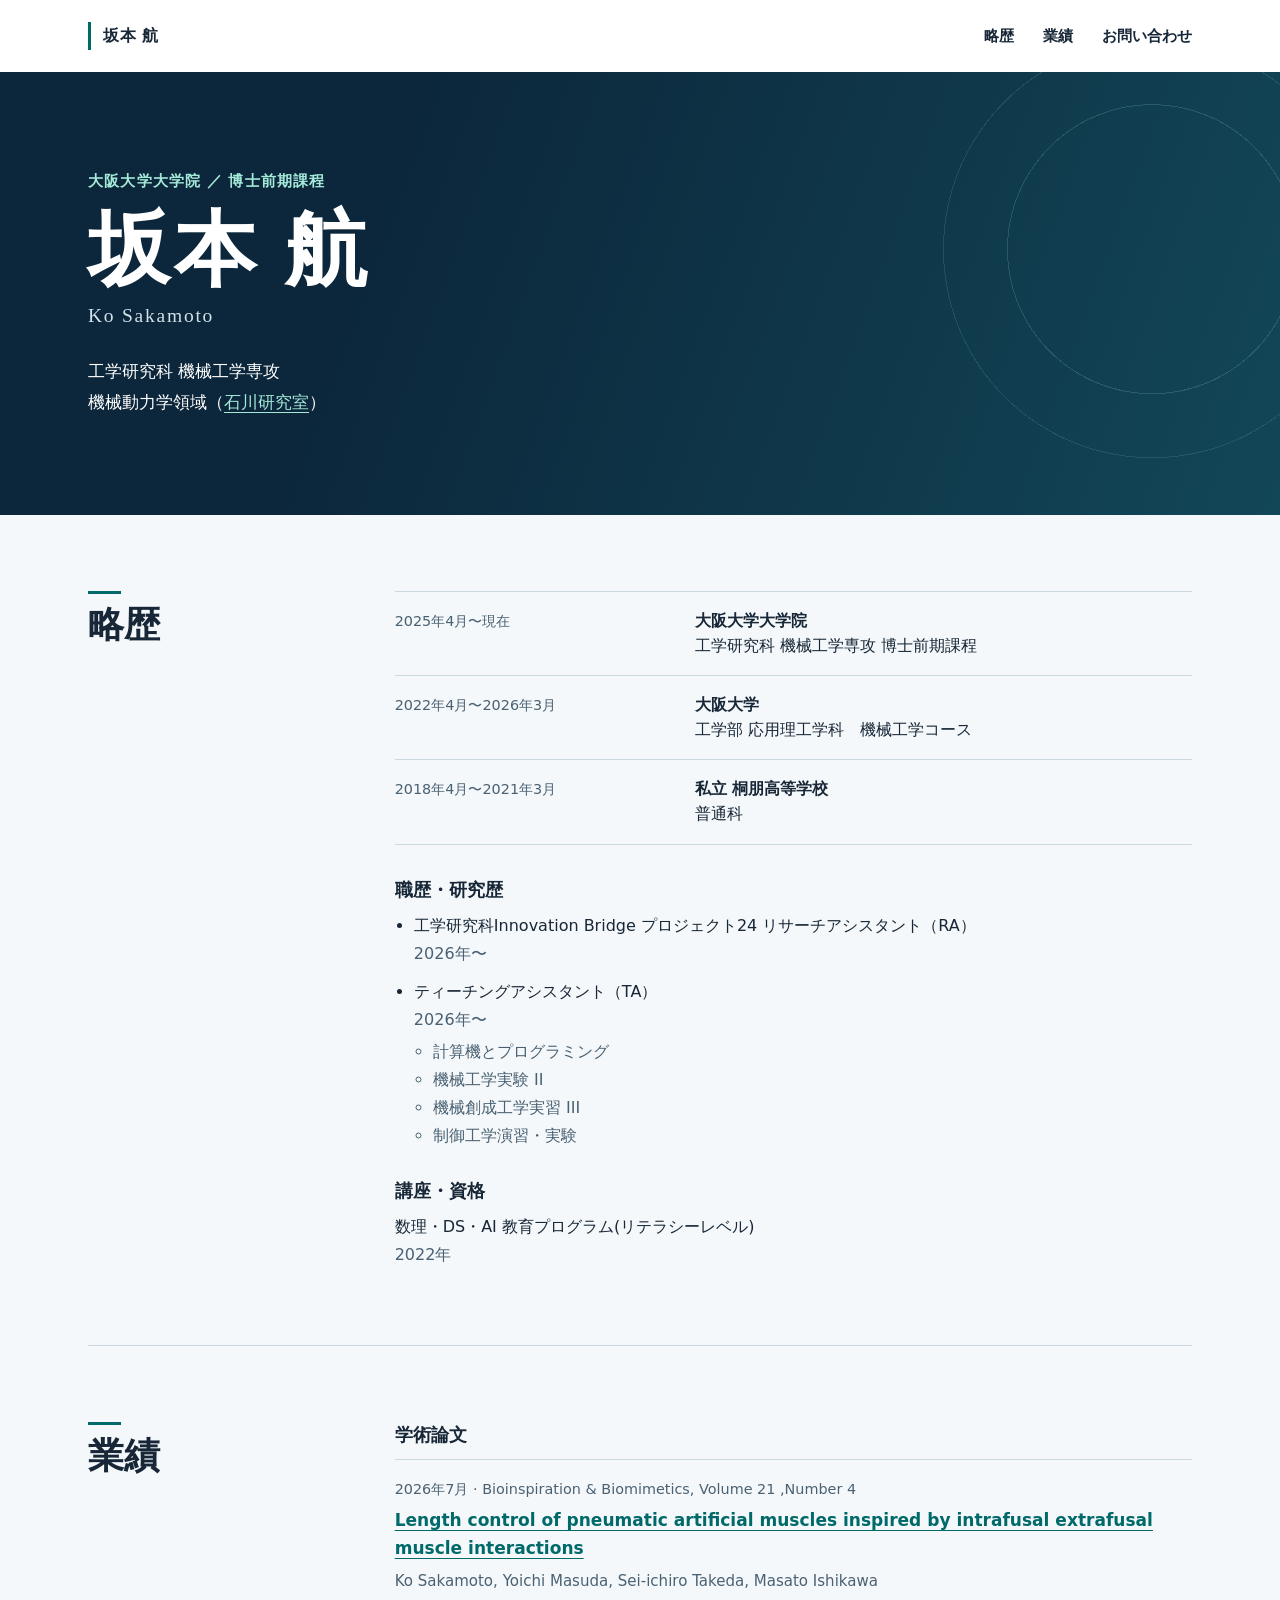
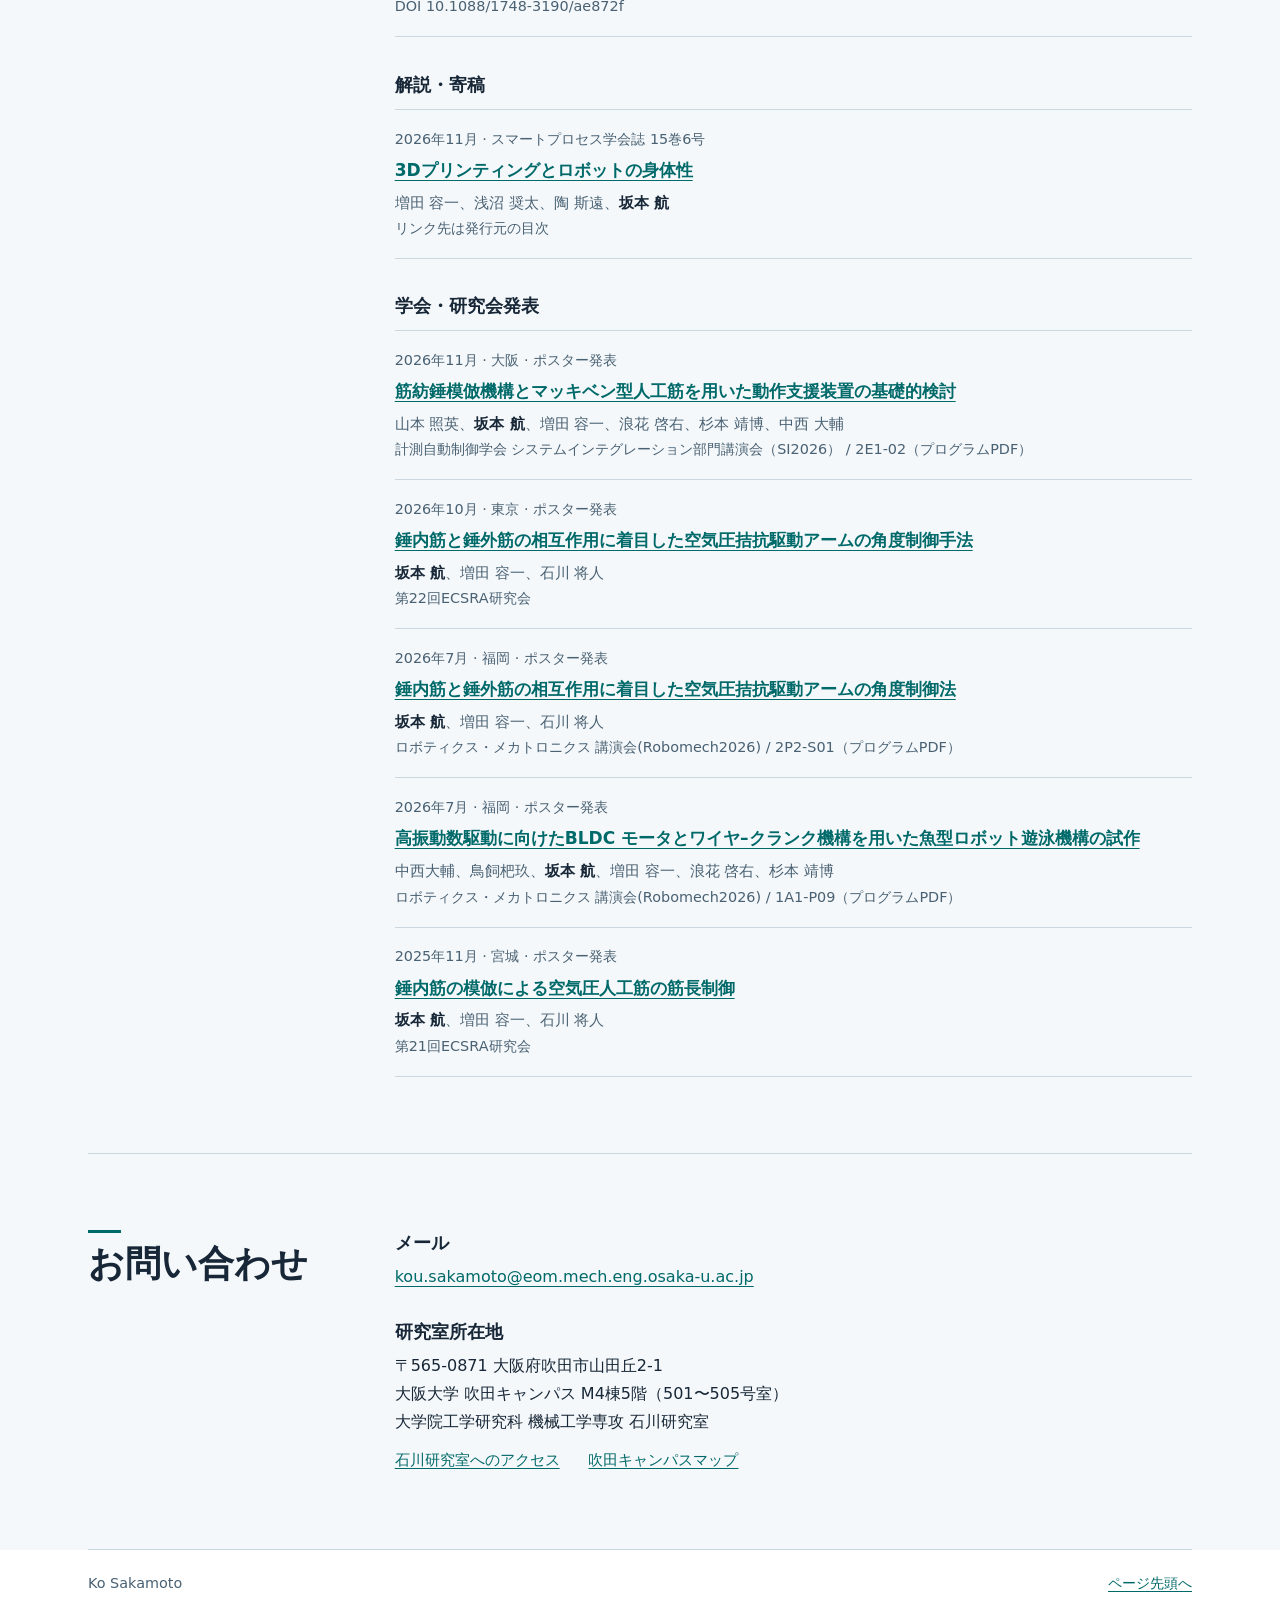
<file: index.html>
<!doctype html>
<html lang="ja">
<head>
  <meta charset="utf-8">
  <meta name="viewport" content="width=device-width, initial-scale=1">
  <meta name="description" content="大阪大学大学院 工学研究科 機械工学専攻・石川研究室に所属する浅沼奨太のホームページ。略歴、業績、お問い合わせ先。">
  <title>坂本 航 | 大阪大学 石川研究室</title>
  <link rel="stylesheet" href="styles.css">
</head>
<body id="top">
  <a class="skip-link" href="#main">本文へ移動</a>
  <header class="site-header">
    <div class="wrap site-header-inner">
      <a class="site-name" href="#top">坂本 航</a>
      <nav aria-label="ページ内メニュー">
        <ul class="nav-links">
          <li><a href="#biography">略歴</a></li>
          <li><a href="#publications">業績</a></li>
          <li><a href="#contact">お問い合わせ</a></li>
        </ul>
      </nav>
    </div>
  </header>

  <main id="main">
    <section class="profile" aria-labelledby="name">
      <div class="wrap profile-inner">
        <p class="profile-role">大阪大学大学院<span class="profile-separator">／</span>博士前期課程</p>
        <h1 id="name">坂本 航</h1>
        <p class="profile-roman" lang="en">Ko Sakamoto</p>
        <p class="affiliation">
          工学研究科 機械工学専攻<br>
          機械動力学領域（<a href="https://ishikawa-lab.sakura.ne.jp/">石川研究室</a>）
        </p>
      </div>
    </section>

    <div class="wrap">
      <section id="biography" class="page-section section-grid" aria-labelledby="biography-title">
        <h2 id="biography-title">略歴</h2>
        <div class="section-body">
          <dl class="timeline">
            <div class="timeline-row">
              <dt><time datetime="2025-04">2025年4月</time>〜現在</dt>
              <dd><strong>大阪大学大学院</strong><br>工学研究科 機械工学専攻 博士前期課程</dd>
            </div>
            <div class="timeline-row">
              <dt><time datetime="2021-04">2022年4月</time>〜<time datetime="2025-03">2026年3月</time></dt>
              <dd><strong>大阪大学</strong><br>工学部 応用理工学科　機械工学コース</dd>
            </div>
            <div class="timeline-row">
              <dt><time datetime="2017-04">2018年4月</time>〜<time datetime="2020-03">2021年3月</time></dt>
              <dd><strong>私立 桐朋高等学校</strong><br>普通科</dd>
            </div>
          </dl>

          <div class="career">
            <h3>職歴・研究歴</h3>
            <ul class="career-list">
              <li>工学研究科Innovation Bridge プロジェクト24 リサーチアシスタント（RA）<br><span class="muted"><time datetime="2025">2026年</time>〜</span></li>
              <li>
                ティーチングアシスタント（TA）<br><span class="muted"><time datetime="2025">2026年</time>〜</span>
                <ul class="course-list">
                  <li>計算機とプログラミング</li>
                  <li>機械工学実験 II</li>
                  <li>機械創成工学実習 III</li>
                  <li>制御工学演習・実験</li>
                </ul>
              </li>
            </ul>

            <h3>講座・資格</h3>
            <p>数理・DS・AI 教育プログラム(リテラシーレベル)<br><span class="muted"><time datetime="2026">2022年</time></span></p>
          </div>
        </div>
      </section>

      <section id="publications" class="page-section section-grid" aria-labelledby="publications-title">
        <h2 id="publications-title">業績</h2>
        <div class="section-body works">
          <section aria-labelledby="articles-title">
            <h3 id="articles-title">学術論文</h3>
            <ul class="entry-list">
              <li>
                <p class="entry-meta"><time datetime="2026-11">2026年7月</time> · Bioinspiration & Biomimetics, Volume 21 ,Number 4</p>
                <h4><a href="https://iopscience.iop.org/article/10.1088/1748-3190/ae872f">Length control of pneumatic artificial muscles inspired by intrafusal extrafusal muscle interactions</a></h4>
                <p class="authors">Ko Sakamoto, Yoichi Masuda, Sei-ichiro Takeda, Masato Ishikawa</p>
                <p class="source-name">DOI 10.1088/1748-3190/ae872f</p>
              </li>
            </ul>
          </section>

          <section aria-labelledby="articles-title">
            <h3 id="articles-title">解説・寄稿</h3>
            <ul class="entry-list">
              <li>
                <p class="entry-meta"><time datetime="2026-11">2026年11月</time> · スマートプロセス学会誌 15巻6号</p>
                <h4><a href="https://smartprocess.or.jp/contents/newmagazine/index.html#:~:text=3D%E3%83%97%E3%83%AA%E3%83%B3%E3%83%86%E3%82%A3%E3%83%B3%E3%82%B0%E3%81%A8%E3%83%AD%E3%83%9C%E3%83%83%E3%83%88%E3%81%AE%E8%BA%AB%E4%BD%93%E6%80%A7">3Dプリンティングとロボットの身体性</a></h4>
                <p class="authors">増田 容一、浅沼 奨太、陶 斯遠、<strong>坂本 航</strong></p>
                <p class="source-name">リンク先は発行元の目次</p>
              </li>
            </ul>
          </section>

          <section aria-labelledby="presentations-title">
            <h3 id="presentations-title">学会・研究会発表</h3>
            <ul class="entry-list">
              <li>
                <p class="entry-meta"><time datetime="2026-11">2026年11月</time> · 大阪 · ポスター発表</p>
                <h4><a href="https://sice-si.org/conf/si2026/assets/pdf/programs/261110_program.pdf#page=45" aria-describedby="si-venue">筋紡錘模倣機構とマッキベン型人工筋を用いた動作支援装置の基礎的検討</a></h4>
                <p class="authors">山本	照英、<strong>坂本	航</strong>、増田	容一、浪花	啓右、杉本	靖博、中西	大輔</p>
                <p class="source-name" id="si-venue">計測自動制御学会 システムインテグレーション部門講演会（SI2026） / 2E1-02（プログラムPDF）</p>
              </li>
              <li>
                <p class="entry-meta"><time datetime="2026-10">2026年10月</time> · 東京 · ポスター発表</p>
                <h4><a href="https://sites.google.com/site/ecsrawebsite/%E8%BA%AB%E4%BD%93%E6%80%A7%E8%AA%8D%E7%9F%A5%E7%A7%91%E5%AD%A6%E3%81%A8%E5%AE%9F%E4%B8%96%E7%95%8C%E5%BF%9C%E7%94%A8%E3%81%AB%E9%96%A2%E3%81%99%E3%82%8B%E8%8B%A5%E6%89%8B%E7%A0%94%E7%A9%B6%E4%BC%9A-ecsra#:~:text=%E7%AD%8B%E9%AA%A8%E6%A0%BC%E5%BE%8C%E8%82%A2%E3%83%AD%E3%83%9C%E3%83%83%E3%83%88%E3%81%AE%E8%BA%AB%E4%BD%93%E3%83%BB%E5%88%B6%E5%BE%A1%E5%90%8C%E6%99%82%E6%9C%80%E9%81%A9%E5%8C%96%E3%81%AB%E3%81%8A%E3%81%91%E3%82%8B%E5%8F%97%E5%8B%95%E5%BC%BE%E6%80%A7%E3%81%A8%E4%BC%B8%E3%81%B3%E6%AD%A2%E3%82%81%E6%8B%98%E6%9D%9F%E3%81%AE%E5%BD%B1%E9%9F%BF">錘内筋と錘外筋の相互作用に着目した空気圧拮抗駆動アームの角度制御手法</a></h4>
                <p class="authors"><strong>坂本 航</strong>、増田 容一、石川 将人</p>
                <p class="source-name" id="ecsra-2026-venue">第22回ECSRA研究会</p>
              </li>

              <li>
                <p class="entry-meta"><time datetime="2026-10">2026年7月</time> · 福岡 · ポスター発表</p>
                <h4><a href="https://robomech.org/2026/wp-content/uploads/2026/06/%E5%85%AC%E9%96%8B%E7%94%A8PG%E6%9A%AB%E5%AE%9A%E7%89%882026-0611.pdf#page=98" aria-describedby="ecsra-2026-venue">錘内筋と錘外筋の相互作用に着目した空気圧拮抗駆動アームの角度制御法</a></h4>
                <p class="authors"><strong>坂本 航</strong>、増田 容一、石川 将人</p>
                <p class="source-name" id="ecsra-2026-venue">ロボティクス・メカトロニクス 講演会(Robomech2026) / 2P2-S01（プログラムPDF）</p>
              </li>

              <li>
                <p class="entry-meta"><time datetime="2026-10">2026年7月</time> · 福岡 · ポスター発表</p>
                <h4><a href="https://robomech.org/2026/wp-content/uploads/2026/06/%E5%85%AC%E9%96%8B%E7%94%A8PG%E6%9A%AB%E5%AE%9A%E7%89%882026-0611.pdf#page=3" aria-describedby="ecsra-2026-venue">高振動数駆動に向けたBLDC モータとワイヤ–クランク機構を用いた魚型ロボット遊泳機構の試作</a></h4>
                <p class="authors">中西大輔、鳥飼杷玖、<strong>坂本 航</strong>、増田 容一、浪花 啓右、杉本 靖博</p>
                <p class="source-name" id="ecsra-2026-venue">ロボティクス・メカトロニクス 講演会(Robomech2026) / 1A1-P09（プログラムPDF）</p>
              </li>
              
              <li>
                <p class="entry-meta"><time datetime="2025-11">2025年11月</time> · 宮城 · ポスター発表</p>
                <h4><a href="https://sites.google.com/site/ecsrawebsite/%E8%BA%AB%E4%BD%93%E6%80%A7%E8%AA%8D%E7%9F%A5%E7%A7%91%E5%AD%A6%E3%81%A8%E5%AE%9F%E4%B8%96%E7%95%8C%E5%BF%9C%E7%94%A8%E3%81%AB%E9%96%A2%E3%81%99%E3%82%8B%E8%8B%A5%E6%89%8B%E7%A0%94%E7%A9%B6%E4%BC%9A-ecsra/%E9%81%8E%E5%8E%BB%E3%81%AE%E9%96%8B%E5%82%AC%E5%AE%9F%E7%B8%BE/%E7%AC%AC21%E5%9B%9Eecsra2025%E7%A0%94%E7%A9%B6%E4%BC%9A">錘内筋の模倣による空気圧人工筋の筋長制御</a></h4>
                <p class="authors"><strong>坂本 航</strong>、増田 容一、石川 将人</p>
                <p class="source-name">第21回ECSRA研究会</p>
              </li>
            </ul>
          </section>

          <!-- <section aria-labelledby="awards-title">
            <h3 id="awards-title">受賞</h3>
            <ul class="entry-list">
              <li class="award">
                <p class="entry-meta"><time datetime="2026-11">2026年11月</time></p>
                <h4><a href="https://www.sice.or.jp/org/SSI2026/award.html#:~:text=%E6%B5%85%E6%B2%BC%E5%A5%A8%E5%A4%AA">SSI研究奨励賞</a></h4>
                <p class="source-name">計測自動制御学会 システム・情報部門 学術講演会（SSI2026）</p>
                <p class="award-announcement"><a href="https://www.eng.osaka-u.ac.jp/ja/topics/researchresult/31526/">大阪大学工学研究科の受賞発表</a></p>
              </li>
            </ul>
          </section> -->
        </div>
      </section>

      <section id="contact" class="page-section section-grid contact" aria-labelledby="contact-title">
        <h2 id="contact-title">お問い合わせ</h2>
        <div class="section-body contact-body">
          <div>
            <h3>メール</h3>
            <p class="email"><a href="mailto:kou.sakamoto@eom.mech.eng.osaka-u.ac.jp">kou.sakamoto@eom.mech.eng.osaka-u.ac.jp</a></p>
          </div>
          <div>
            <h3>研究室所在地</h3>
            <address>
              〒565-0871 大阪府吹田市山田丘2-1<br>
              大阪大学 吹田キャンパス M4棟5階（501〜505号室）<br>
              大学院工学研究科 機械工学専攻 石川研究室
            </address>
            <ul class="contact-links">
              <li><a href="https://ishikawa-lab.sakura.ne.jp/%E3%82%A2%E3%82%AF%E3%82%BB%E3%82%B9">石川研究室へのアクセス</a></li>
              <li><a href="https://www.eng.osaka-u.ac.jp/ja/access/">吹田キャンパスマップ</a></li>
            </ul>
          </div>
        </div>
      </section>
    </div>
  </main>

  <footer class="site-footer">
    <div class="wrap footer-inner">
      <span lang="en">Ko Sakamoto</span>
      <a href="#top">ページ先頭へ</a>
    </div>
  </footer>
</body>
</html>
</file>
<file: styles.css>
:root {
  color-scheme: light;
  --page: #f5f8fa;
  --surface: #ffffff;
  --ink: #172737;
  --muted: #496173;
  --navy: #0c273b;
  --accent: #006969;
  --mint: #a5e9d9;
  --line: #ccd8df;
  --sans: "Noto Sans JP", "Yu Gothic", "Hiragino Kaku Gothic ProN", Meiryo, system-ui, sans-serif;
  --serif: "Noto Serif JP", "Yu Mincho", "Hiragino Mincho ProN", "MS PMincho", serif;
}

*, *::before, *::after {
  box-sizing: border-box;
}

body {
  margin: 0;
  background: var(--page);
  color: var(--ink);
  font: 1rem/1.75 var(--sans);
}

h1, h2, h3, h4, p, dl, dd, ul {
  margin: 0;
}

a {
  color: var(--accent);
  text-decoration-thickness: 0.07em;
  text-underline-offset: 0.22em;
}

a:hover {
  text-decoration-thickness: 0.13em;
}

a:focus-visible {
  outline: 2px solid currentColor;
  outline-offset: 4px;
}

.wrap {
  width: min(69rem, calc(100% - 2 * clamp(1rem, 5vw, 4rem)));
  margin-inline: auto;
}

.skip-link {
  position: absolute;
  top: 0.75rem;
  left: 1rem;
  z-index: 2;
  padding: 0.5rem 0.85rem;
  background: var(--surface);
  transform: translateY(-200%);
}

.skip-link:focus {
  transform: translateY(0);
}

.site-header {
  background: var(--surface);
}

.site-header-inner, .footer-inner {
  display: flex;
  justify-content: space-between;
  align-items: center;
  flex-wrap: wrap;
  column-gap: 1.5rem;
}

.site-header-inner {
  min-height: 4.5rem;
  padding-block: 0.65rem;
}

.site-name {
  padding-inline-start: 0.75rem;
  border-inline-start: 3px solid var(--accent);
  color: var(--ink);
  font-weight: 750;
  letter-spacing: 0.04em;
  text-decoration: none;
}

.nav-links, .contact-links {
  display: flex;
  flex-wrap: wrap;
  gap: 0.25rem clamp(0.85rem, 3vw, 1.8rem);
  padding: 0;
  list-style: none;
}

.nav-links a {
  display: inline-block;
  padding-block: 0.3rem;
  color: var(--ink);
  font-size: 0.94rem;
  font-weight: 650;
  text-decoration: none;
}

.nav-links a:hover, .site-name:hover {
  color: var(--accent);
  text-decoration: underline;
}

.nav-links .language-switch {
  padding-inline: 0.65rem;
  border: 1px solid var(--line);
  border-radius: 0.35rem;
  color: var(--accent);
}

.nav-links .language-switch[hidden] {
  display: none;
}

.profile {
  background:
    radial-gradient(circle at 90% 40%, transparent 0 9rem, #a5e9d92b 9rem calc(9rem + 1px), transparent calc(9rem + 1px) 13rem, #a5e9d920 13rem calc(13rem + 1px), transparent calc(13rem + 1px)),
    linear-gradient(110deg, var(--navy) 30%, #124758);
  color: var(--surface);
}

.profile-inner {
  padding-block: clamp(3.25rem, 8vw, 6rem);
}

.profile-role {
  color: var(--mint);
  font-size: 0.95rem;
  font-weight: 700;
  letter-spacing: 0.08em;
}

.profile-separator {
  margin-inline: 0.35em;
}

.profile h1 {
  margin-block: 0.45rem 0.15rem;
  font: 700 clamp(2.7rem, 7vw, 5.1rem)/1.2 var(--serif);
  letter-spacing: 0.05em;
}

.profile-roman {
  color: #cfe2e9;
  font: 1.22rem/1.4 Georgia, serif;
  letter-spacing: 0.09em;
}

.affiliation {
  margin-top: 1.65rem;
  font-size: 1.04rem;
  line-height: 1.9;
}

.profile a {
  color: var(--mint);
}

.page-section {
  padding-block: clamp(2.75rem, 6.5vw, 4.75rem);
  border-bottom: 1px solid var(--line);
  scroll-margin-top: 1rem;
}

.section-grid {
  display: grid;
  grid-template-columns: minmax(9rem, 0.7fr) minmax(0, 2.3fr);
  column-gap: clamp(1.75rem, 5vw, 5rem);
}

.section-grid > h2 {
  position: relative;
  align-self: start;
  padding-top: 0.7rem;
  font: 700 clamp(1.7rem, 3.2vw, 2.25rem)/1.28 var(--serif);
}

.section-grid > h2::before {
  position: absolute;
  inset: 0 auto auto 0;
  width: 2.05rem;
  height: 3px;
  background: var(--accent);
  content: "";
}

.section-body h3 {
  font-size: 1.15rem;
  line-height: 1.45;
}

.timeline {
  border-top: 1px solid var(--line);
}

.timeline-row {
  display: grid;
  grid-template-columns: minmax(11rem, 0.72fr) minmax(0, 1.28fr);
  gap: 0.25rem 1.25rem;
  padding-block: 1.05rem;
  border-bottom: 1px solid var(--line);
}

.timeline-row dt, .muted, .entry-meta, .authors, .source-name {
  color: var(--muted);
}

.timeline-row dt {
  font-size: 0.9rem;
}

.timeline-row dd {
  line-height: 1.55;
}

.career {
  margin-top: 2rem;
}

.career h3 {
  margin-bottom: 0.55rem;
}

.career h3:not(:first-child) {
  margin-top: 1.7rem;
}

.career-list, .course-list {
  padding-inline-start: 1.2em;
}

.career-list > li + li {
  margin-top: 0.65rem;
}

.course-list {
  margin-top: 0.25rem;
  color: var(--muted);
}

.works > section + section {
  margin-top: 2.15rem;
}

.entry-list {
  margin-top: 0.65rem;
  padding: 0;
  border-top: 1px solid var(--line);
  list-style: none;
}

.entry-list > li {
  padding-block: 1.05rem;
  border-bottom: 1px solid var(--line);
}

.entry-meta, .source-name {
  font-size: 0.9rem;
}

.entry-meta {
  font-variant-numeric: tabular-nums;
}

.entry-list h4 {
  margin-block: 0.25rem 0.35rem;
  font-size: 1.065rem;
  line-height: 1.65;
}

.authors {
  font-size: 0.94rem;
}

.authors strong {
  color: var(--ink);
}

.entry-list:has(> .award) {
  border-top: 0;
}

.entry-list > .award {
  padding: 1rem 1.2rem;
  border: 1px solid #bdddd6;
  border-inline-start: 3px solid var(--accent);
  border-radius: 0.35rem;
  background: #e6f4f0;
}

.award-announcement {
  margin-top: 0.45rem;
  font-size: 0.9rem;
}

.contact-body {
  display: grid;
  gap: 1.75rem;
}

.contact-body h3 {
  margin-bottom: 0.4rem;
}

.email {
  overflow-wrap: anywhere;
}

address {
  font-style: normal;
}

.contact-links {
  margin-top: 0.7rem;
  font-size: 0.94rem;
}

.site-footer {
  background: var(--surface);
  color: var(--muted);
  font-size: 0.9rem;
}

.footer-inner {
  gap: 0.5rem 1.5rem;
  padding-block: 1.3rem;
}

@media (max-width: 48rem) {
  .section-grid {
    grid-template-columns: minmax(0, 1fr);
    row-gap: 1.4rem;
  }
}

@media (max-width: 36rem) {
  .timeline-row {
    grid-template-columns: minmax(0, 1fr);
  }
}

@media (max-width: 26rem) {
  .site-header-inner {
    align-items: flex-start;
    flex-direction: column;
    row-gap: 0.25rem;
  }

  .profile {
    background: linear-gradient(130deg, var(--navy) 30%, #124758);
  }
}

@media print {
  body, .profile, .site-header, .site-footer {
    background: white;
    color: black;
  }

  .profile-role, .profile-roman, .profile a {
    color: black;
  }

  .site-header, .site-footer, .skip-link {
    display: none;
  }

  .profile-inner, .page-section {
    padding-block: 1rem;
  }

  .entry-list > li, .timeline-row {
    break-inside: avoid;
  }
}
</file>
